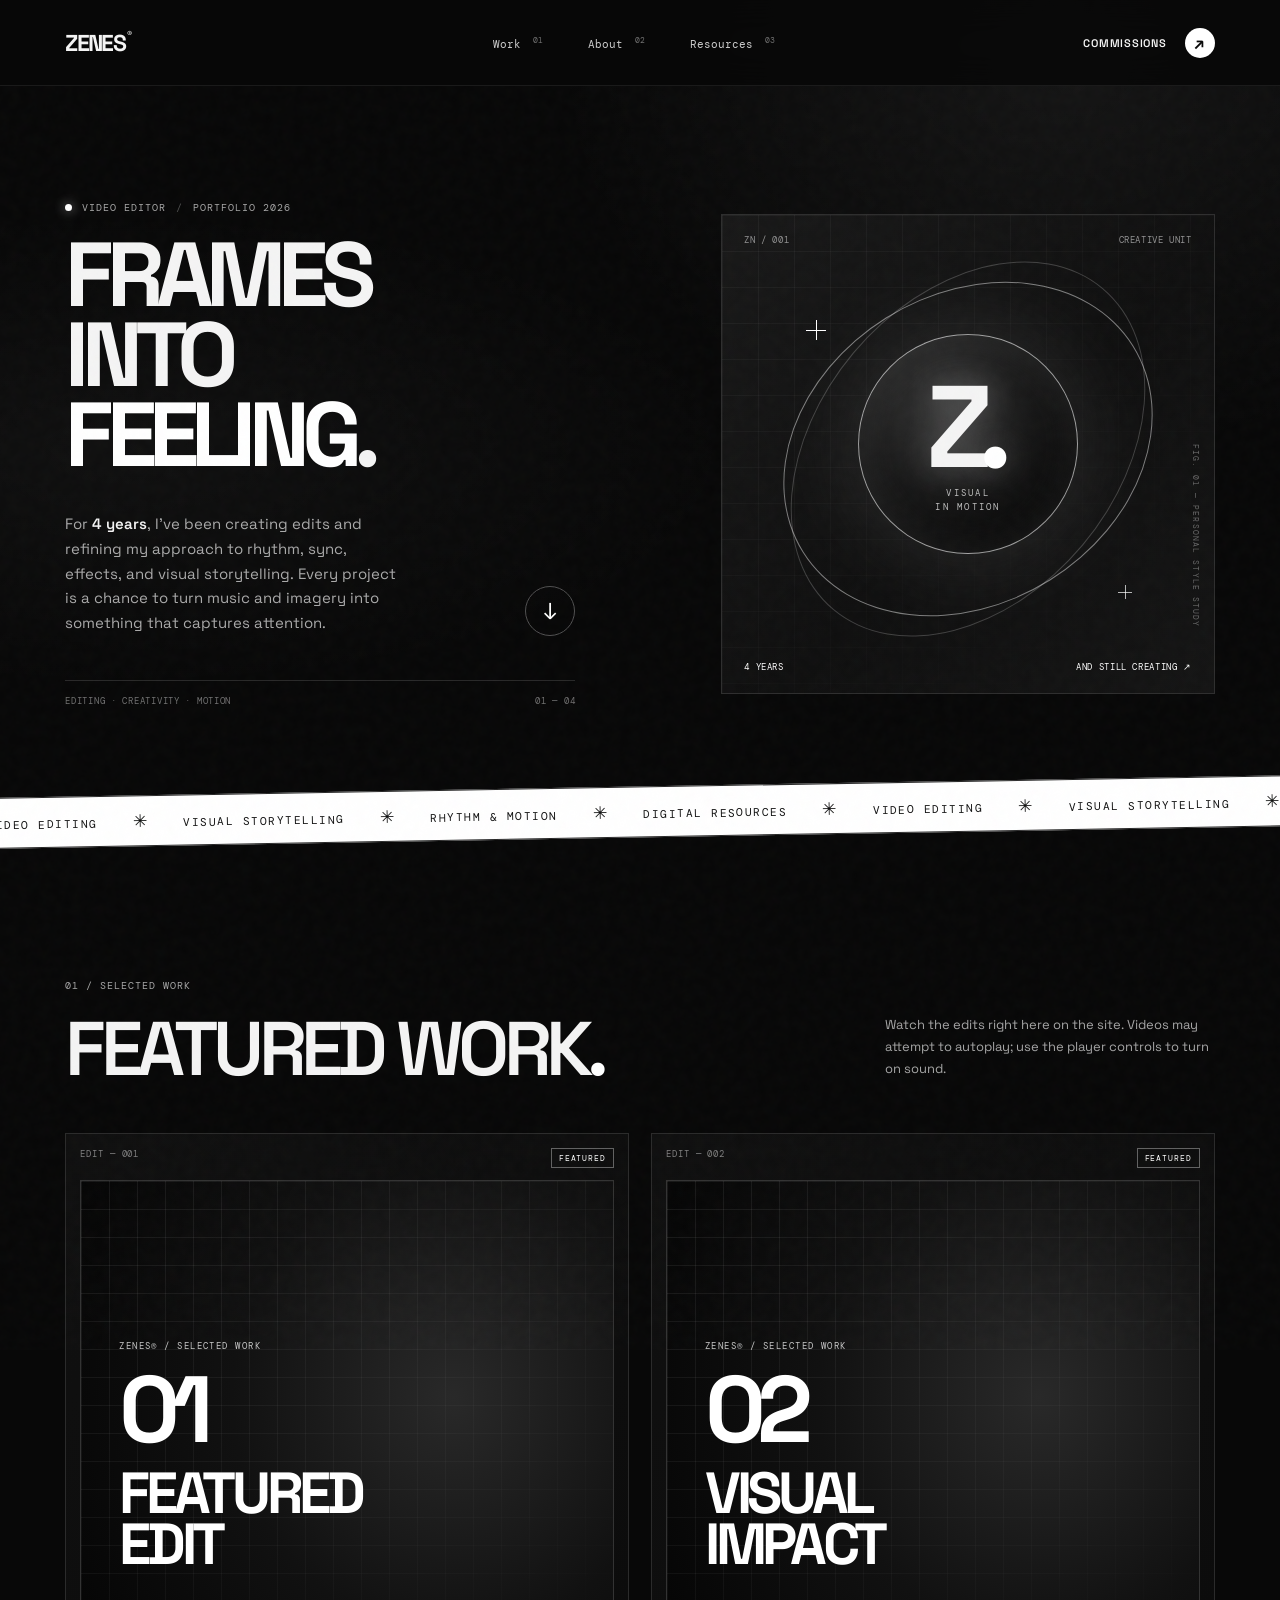
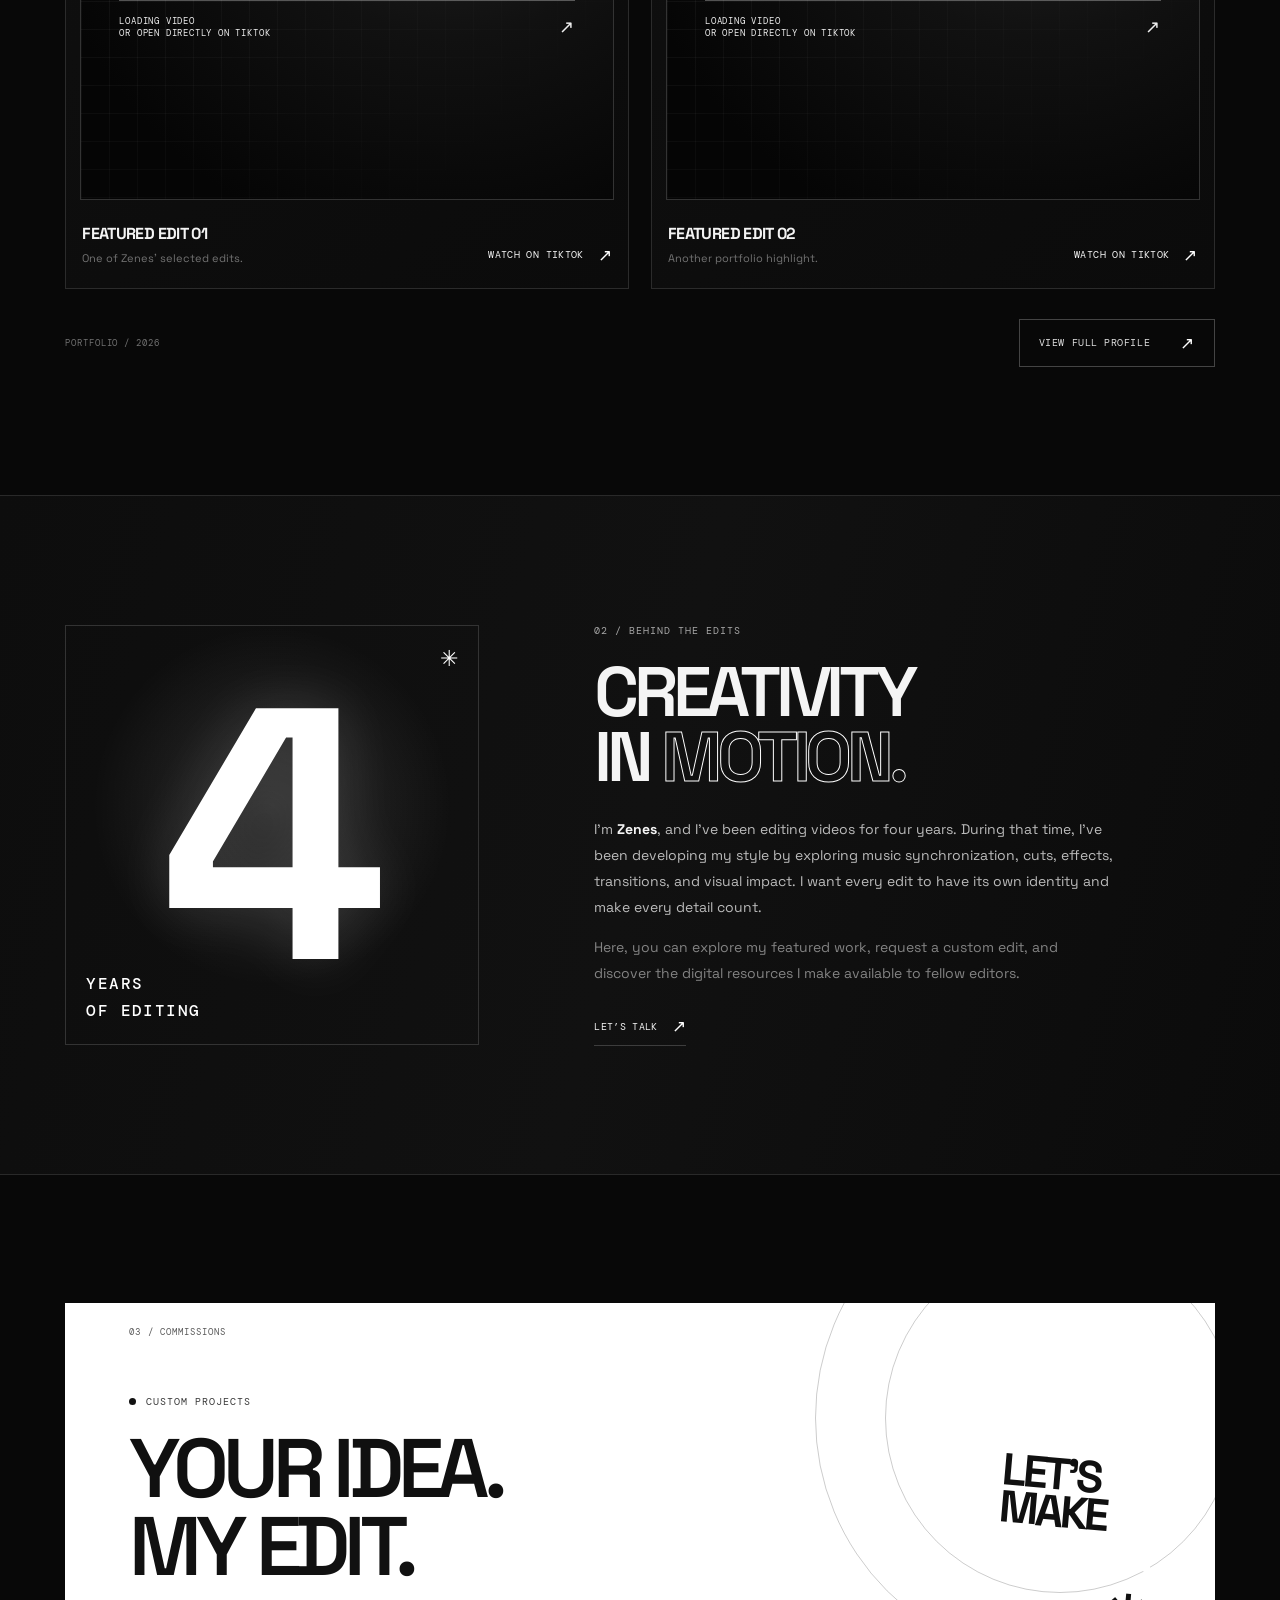
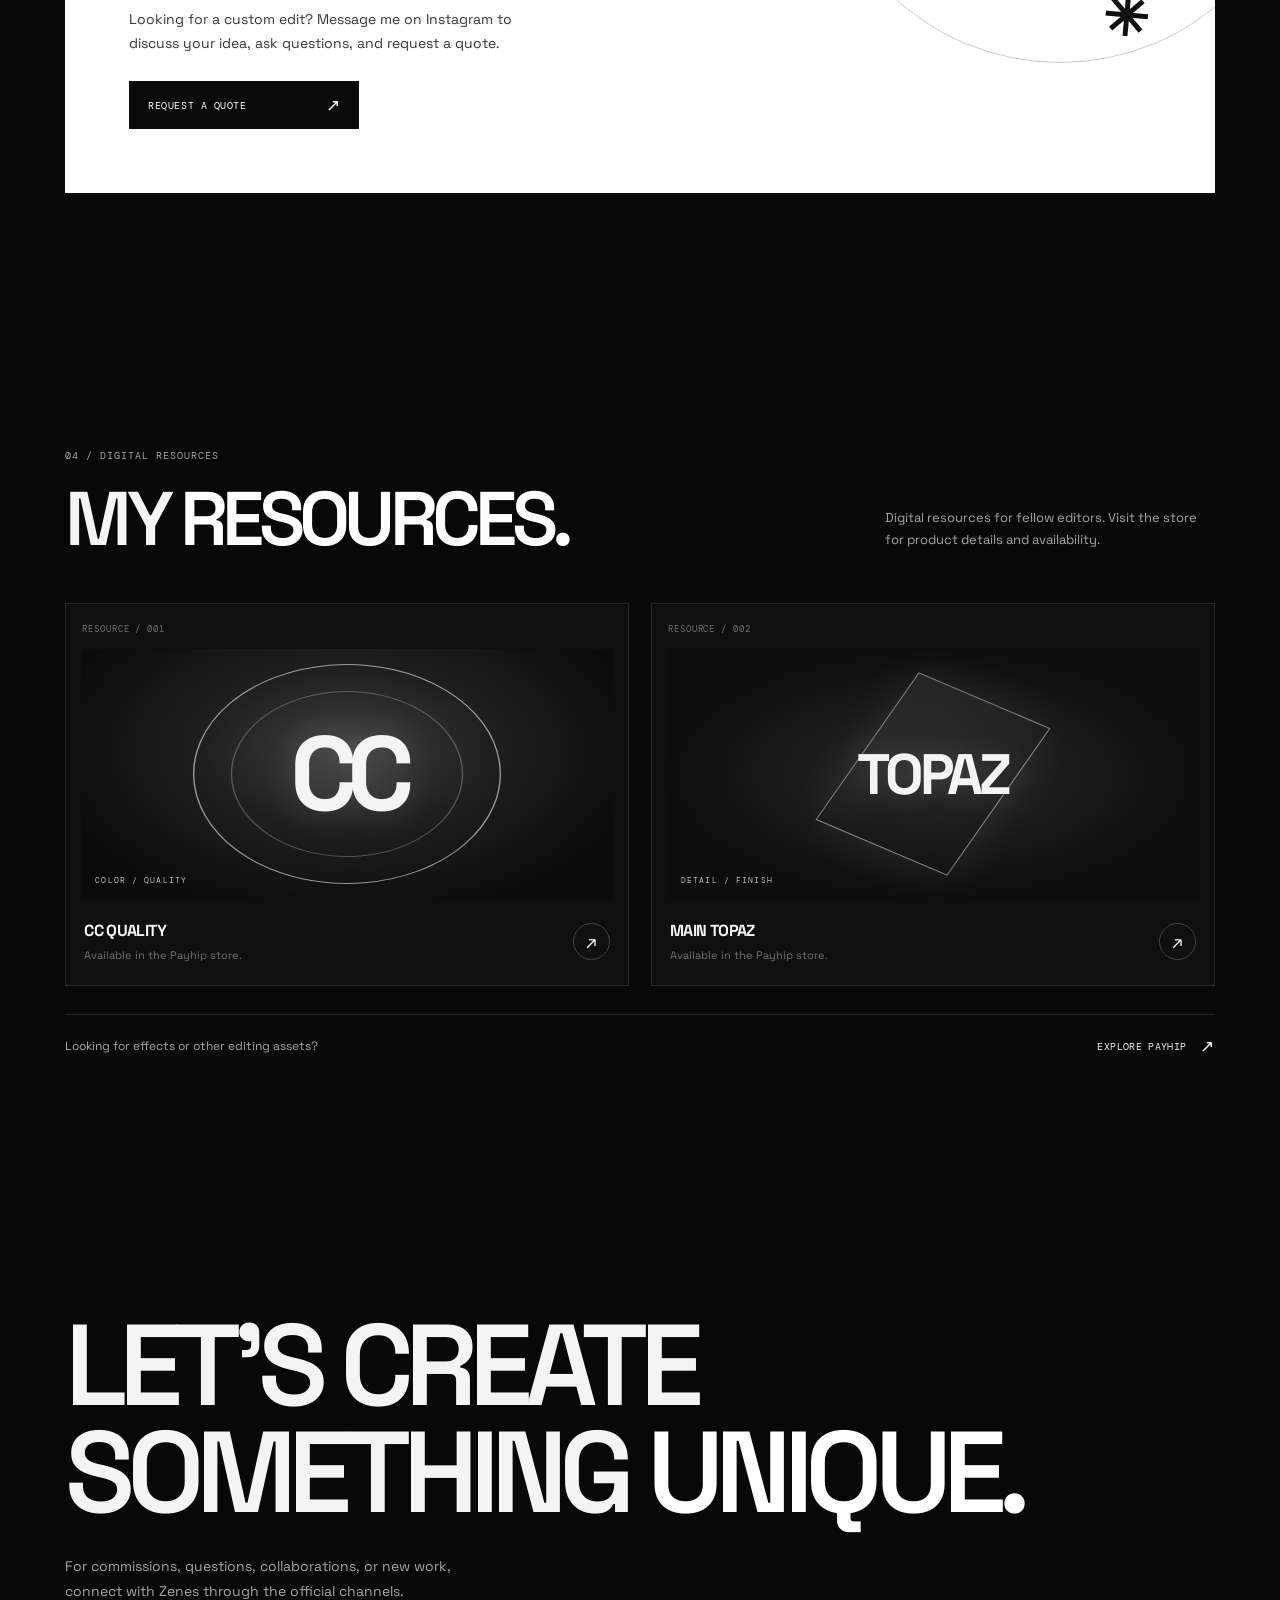
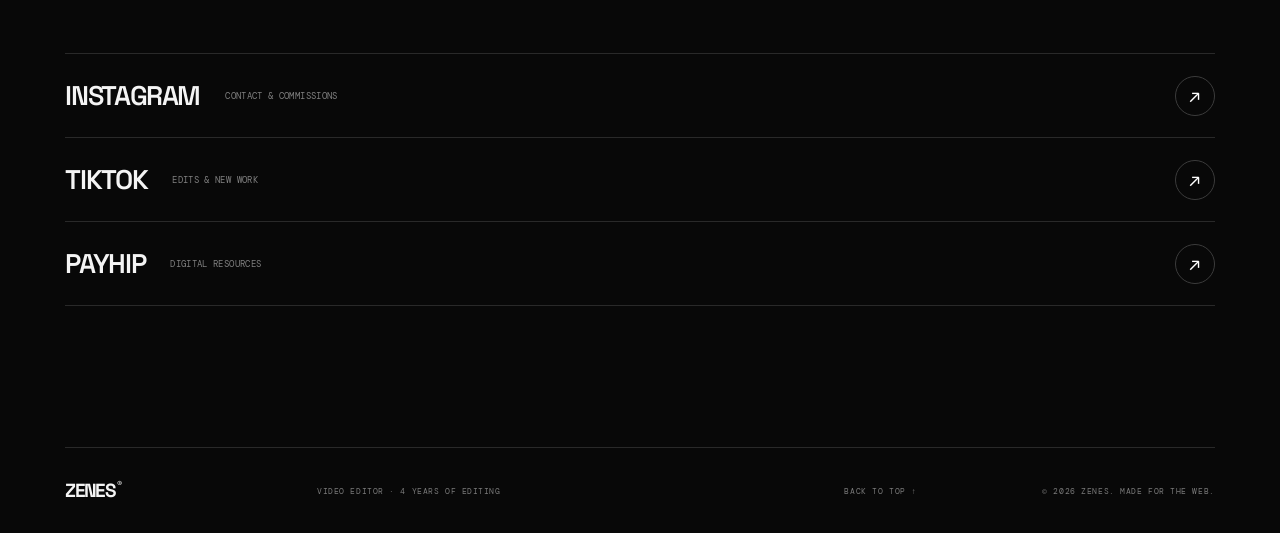
<file: index.html>
<!doctype html>
<html lang="en">
<head>
  <meta charset="utf-8">
  <meta name="viewport" content="width=device-width, initial-scale=1">
  <meta name="theme-color" content="#080808">
  <meta name="description" content="Zenes’ video editing portfolio. Explore featured edits, request a commission, and discover digital editing resources.">
  <meta property="og:title" content="ZENES® — Video Editor">
  <meta property="og:description" content="Four years of editing. A creative vision that keeps evolving. Explore Zenes’ edits and digital resources.">
  <meta property="og:type" content="website">
  <title>ZENES® — Video Editor & Visual Artist</title>
  <link rel="icon" type="image/svg+xml" href="assets/favicon.svg">
  <link rel="preconnect" href="https://fonts.googleapis.com">
  <link rel="preconnect" href="https://fonts.gstatic.com" crossorigin>
  <link href="https://fonts.googleapis.com/css2?family=DM+Mono:wght@400;500&family=Space+Grotesk:wght@400;500;600;700&display=swap" rel="stylesheet">
  <link rel="stylesheet" href="styles.css">
  <script src="script.js" defer></script>
</head>
<body>
  <div class="grain" aria-hidden="true"></div>
  <header class="site-header">
    <a class="wordmark" href="#top" aria-label="Zenes, home">ZENES<span>®</span></a>
    <nav class="desktop-nav" aria-label="Main navigation">
      <a href="#work">Work <sup>01</sup></a>
      <a href="#about">About <sup>02</sup></a>
      <a href="#resources">Resources <sup>03</sup></a>
    </nav>
    <a class="header-cta" href="https://www.instagram.com/zeneskky/" target="_blank" rel="noopener noreferrer">
      <span>Commissions</span><span class="arrow" aria-hidden="true">↗</span>
    </a>
  </header>

  <main id="top">
    <section class="hero section-shell" aria-labelledby="hero-title">
      <div class="hero-copy">
        <p class="eyebrow"><span class="live-dot"></span> VIDEO EDITOR <span class="eyebrow-divider">/</span> PORTFOLIO 2026</p>
        <h1 id="hero-title">FRAMES<br>INTO<br><span class="accent-word">FEELING<span class="period">.</span></span></h1>
        <div class="hero-bottom">
          <p class="hero-description">For <strong>4 years</strong>, I’ve been creating edits and refining my approach to rhythm, sync, effects, and visual storytelling. Every project is a chance to turn music and imagery into something that captures attention.</p>
          <a class="round-link" href="#work" aria-label="View featured work"><span>↓</span></a>
        </div>
        <div class="hero-meta"><span>EDITING · CREATIVITY · MOTION</span><span>01 — 04</span></div>
      </div>
      <div class="hero-art" aria-label="Abstract graphic composition for the Zenes brand">
        <div class="art-grid"></div>
        <div class="art-orbit orbit-one"></div><div class="art-orbit orbit-two"></div>
        <div class="art-cross cross-one"></div><div class="art-cross cross-two"></div>
        <div class="art-core"><span class="core-z">Z<span>.</span></span><span class="core-caption">VISUAL<br>IN MOTION</span></div>
        <div class="art-label label-top"><span>ZN / 001</span><span>CREATIVE UNIT</span></div>
        <div class="art-label label-bottom"><span>4 YEARS</span><span>AND STILL CREATING ↗</span></div>
        <div class="art-side-note">FIG. 01 — PERSONAL STYLE STUDY</div>
      </div>
    </section>

    <div class="ticker" aria-label="Areas of work">
      <div class="ticker-track" aria-hidden="true">
        <span>VIDEO EDITING <b>✳</b> VISUAL STORYTELLING <b>✳</b> RHYTHM & MOTION <b>✳</b> DIGITAL RESOURCES <b>✳</b> VIDEO EDITING <b>✳</b> VISUAL STORYTELLING <b>✳</b> RHYTHM & MOTION <b>✳</b> DIGITAL RESOURCES <b>✳</b></span>
      </div>
    </div>

    <section id="work" class="work-section section-shell section-pad" aria-labelledby="work-title">
      <div class="section-heading">
        <div><p class="eyebrow">01 / SELECTED WORK</p><h2 id="work-title">FEATURED WORK<span class="accent">.</span></h2></div>
        <p class="section-intro">Watch the edits right here on the site. Videos may attempt to autoplay; use the player controls to turn on sound.</p>
      </div>
      <div class="work-grid">
        <article class="work-card">
          <div class="work-card-top"><span>EDIT — 001</span><span class="work-tag">FEATURED</span></div>
          <div class="video-frame video-embed-wrap" data-video-frame>
            <iframe class="tiktok-player" title="Zenes — featured edit 01" src="https://www.tiktok.com/player/v1/7696040054887615764?autoplay=1&amp;loop=1&amp;controls=1&amp;progress_bar=1&amp;play_button=1&amp;volume_control=1&amp;fullscreen_button=1&amp;music_info=0&amp;description=0&amp;rel=0" allow="autoplay; encrypted-media; fullscreen; picture-in-picture; web-share" referrerpolicy="strict-origin-when-cross-origin" loading="lazy"></iframe>
            <a class="embed-placeholder" href="https://vt.tiktok.com/ZSghukXy1/" target="_blank" rel="noopener noreferrer" aria-label="Open edit 01 directly on TikTok if the player does not load">
              <span class="embed-kicker">ZENES® / SELECTED WORK</span>
              <span class="embed-number">01</span>
              <span class="embed-title">FEATURED<br>EDIT</span>
              <span class="embed-cta"><span>LOADING VIDEO<br>OR OPEN DIRECTLY ON TIKTOK</span><b>↗</b></span>
            </a>
          </div>
          <div class="work-card-bottom"><div><h3>FEATURED EDIT 01</h3><p>One of Zenes’ selected edits.</p></div><a class="text-link" href="https://vt.tiktok.com/ZSghukXy1/" target="_blank" rel="noopener noreferrer">WATCH ON TIKTOK <span>↗</span></a></div>
        </article>
        <article class="work-card">
          <div class="work-card-top"><span>EDIT — 002</span><span class="work-tag">FEATURED</span></div>
          <div class="video-frame video-embed-wrap" data-video-frame>
            <iframe class="tiktok-player" title="Zenes — featured edit 02" src="https://www.tiktok.com/player/v1/7695890179730459924?autoplay=1&amp;loop=1&amp;controls=1&amp;progress_bar=1&amp;play_button=1&amp;volume_control=1&amp;fullscreen_button=1&amp;music_info=0&amp;description=0&amp;rel=0" allow="autoplay; encrypted-media; fullscreen; picture-in-picture; web-share" referrerpolicy="strict-origin-when-cross-origin" loading="lazy"></iframe>
            <a class="embed-placeholder" href="https://vt.tiktok.com/ZSghu5Uq8/" target="_blank" rel="noopener noreferrer" aria-label="Open edit 02 directly on TikTok if the player does not load">
              <span class="embed-kicker">ZENES® / SELECTED WORK</span>
              <span class="embed-number">02</span>
              <span class="embed-title">VISUAL<br>IMPACT</span>
              <span class="embed-cta"><span>LOADING VIDEO<br>OR OPEN DIRECTLY ON TIKTOK</span><b>↗</b></span>
            </a>
          </div>
          <div class="work-card-bottom"><div><h3>FEATURED EDIT 02</h3><p>Another portfolio highlight.</p></div><a class="text-link" href="https://vt.tiktok.com/ZSghu5Uq8/" target="_blank" rel="noopener noreferrer">WATCH ON TIKTOK <span>↗</span></a></div>
        </article>
      </div>
      <div class="work-footer"><span class="tiny-index">PORTFOLIO / 2026</span><a class="button button-outline" href="https://www.tiktok.com/@zeneskky" target="_blank" rel="noopener noreferrer">VIEW FULL PROFILE <span>↗</span></a></div>
    </section>

    <section id="about" class="about-section section-pad" aria-labelledby="about-title">
      <div class="section-shell about-layout">
        <div class="about-number"><span class="number-four">4</span><span class="number-caption">YEARS<br>OF EDITING</span><span class="number-cross">✳</span></div>
        <div class="about-copy"><p class="eyebrow">02 / BEHIND THE EDITS</p><h2 id="about-title">CREATIVITY<br>IN <span class="outline-word">MOTION.</span></h2><p class="about-paragraph">I’m <strong>Zenes</strong>, and I’ve been editing videos for four years. During that time, I’ve been developing my style by exploring music synchronization, cuts, effects, transitions, and visual impact. I want every edit to have its own identity and make every detail count.</p><p class="about-paragraph muted-copy">Here, you can explore my featured work, request a custom edit, and discover the digital resources I make available to fellow editors.</p><a class="text-link large-link" href="https://www.instagram.com/zeneskky/" target="_blank" rel="noopener noreferrer">LET’S TALK <span>↗</span></a></div>
      </div>
    </section>

    <section class="commissions-section section-shell section-pad" aria-labelledby="commissions-title">
      <div class="commission-panel">
        <div class="panel-index">03 / COMMISSIONS</div>
        <div class="commission-content"><p class="eyebrow"><span class="live-dot"></span> CUSTOM PROJECTS</p><h2 id="commissions-title">YOUR IDEA.<br><span class="accent">MY EDIT.</span></h2><p>Looking for a custom edit? Message me on Instagram to discuss your idea, ask questions, and request a quote.</p><a class="button button-white" href="https://www.instagram.com/zeneskky/" target="_blank" rel="noopener noreferrer">REQUEST A QUOTE <span>↗</span></a></div>
        <div class="panel-stamp" aria-hidden="true"><span>LET'S</span><span>MAKE</span><span class="stamp-white">IT MOVE.</span><span class="stamp-star">✳</span></div>
        <span class="panel-deco deco-a" aria-hidden="true"></span><span class="panel-deco deco-b" aria-hidden="true"></span>
      </div>
    </section>

    <section id="resources" class="resources-section section-shell section-pad" aria-labelledby="resources-title">
      <div class="section-heading">
        <div><p class="eyebrow">04 / DIGITAL RESOURCES</p><h2 id="resources-title">MY <span class="accent">RESOURCES.</span></h2></div>
        <p class="section-intro">Digital resources for fellow editors. Visit the store for product details and availability.</p>
      </div>
      <div class="resource-grid">
        <a class="resource-card" href="https://payhip.com/zeneskky" target="_blank" rel="noopener noreferrer"><div class="resource-index">RESOURCE / 001</div><div class="resource-art art-quality"><span class="resource-symbol">CC</span><span class="resource-art-note">COLOR / QUALITY</span><div class="resource-ring"></div></div><div class="resource-info"><div><h3>CC QUALITY</h3><p>Available in the Payhip store.</p></div><span class="resource-arrow">↗</span></div></a>
        <a class="resource-card" href="https://payhip.com/zeneskky" target="_blank" rel="noopener noreferrer"><div class="resource-index">RESOURCE / 002</div><div class="resource-art art-topaz"><span class="resource-symbol">TOPAZ</span><span class="resource-art-note">DETAIL / FINISH</span><div class="topaz-shape"></div></div><div class="resource-info"><div><h3>MAIN TOPAZ</h3><p>Available in the Payhip store.</p></div><span class="resource-arrow">↗</span></div></a>
      </div>
      <div class="resources-bottom"><p>Looking for effects or other editing assets?</p><a class="text-link" href="https://payhip.com/zeneskky" target="_blank" rel="noopener noreferrer">EXPLORE PAYHIP <span>↗</span></a></div>
    </section>

    <section id="contact" class="contact-section section-shell section-pad" aria-labelledby="contact-title">
      <h2 id="contact-title">LET’S CREATE<br>SOMETHING <span class="accent">UNIQUE.</span></h2>
      <p class="contact-intro">For commissions, questions, collaborations, or new work, connect with Zenes through the official channels.</p>
      <div class="contact-links">
        <a href="https://www.instagram.com/zeneskky/" target="_blank" rel="noopener noreferrer"><span>INSTAGRAM <small>CONTACT & COMMISSIONS</small></span><b>↗</b></a>
        <a href="https://www.tiktok.com/@zeneskky" target="_blank" rel="noopener noreferrer"><span>TIKTOK <small>EDITS & NEW WORK</small></span><b>↗</b></a>
        <a href="https://payhip.com/zeneskky" target="_blank" rel="noopener noreferrer"><span>PAYHIP <small>DIGITAL RESOURCES</small></span><b>↗</b></a>
      </div>
    </section>
  </main>

  <footer class="site-footer section-shell"><a class="wordmark footer-mark" href="#top">ZENES<span>®</span></a><span>VIDEO EDITOR · 4 YEARS OF EDITING</span><a href="#top" class="back-top">BACK TO TOP ↑</a><span class="copyright">© <span id="year">2026</span> ZENES. MADE FOR THE WEB.</span></footer>
</body>
</html>
</file>
<file: styles.css>
:root{--bg:#080808;--panel:#111111;--panel-2:#171717;--text:#f4f4f4;--muted:#a6a6a6;--muted-2:#737373;--line:#292929;--accent:#ffffff;--accent-dark:#dddddd;--font-display:'Space Grotesk',Arial,sans-serif;--font-mono:'DM Mono',monospace;--shell:1240px;--pad:clamp(22px,5.1vw,78px)}
*{box-sizing:border-box}html{scroll-behavior:smooth;scroll-padding-top:90px}body{margin:0;background:var(--bg);color:var(--text);font-family:var(--font-display),sans-serif;overflow-x:hidden}body:before{content:"";position:fixed;inset:0;z-index:-2;pointer-events:none;background:radial-gradient(ellipse at 83% 7%,rgba(255,255,255,.055),transparent 34%),radial-gradient(ellipse at 10% 50%,rgba(255,255,255,.035),transparent 38%),#080808}.grain{position:fixed;inset:-50%;z-index:10;opacity:.045;pointer-events:none;background-image:url("data:image/svg+xml,%3Csvg viewBox='0 0 180 180' xmlns='http://www.w3.org/2000/svg'%3E%3Cfilter id='n'%3E%3CfeTurbulence type='fractalNoise' baseFrequency='.95' numOctaves='3' stitchTiles='stitch'/%3E%3C/filter%3E%3Crect width='100%25' height='100%25' filter='url(%23n)' opacity='.55'/%3E%3C/svg%3E");transform:translateZ(0)}a{color:inherit;text-decoration:none}button,a{-webkit-tap-highlight-color:transparent}a:focus-visible{outline:2px solid var(--accent);outline-offset:5px}::selection{color:#080808;background:var(--accent)}.section-shell{width:min(100% - var(--pad)*2,var(--shell));margin-inline:auto}.section-pad{padding-top:clamp(84px,10vw,150px);padding-bottom:clamp(84px,10vw,150px)}.site-header{height:86px;padding:0 var(--pad);display:flex;align-items:center;justify-content:space-between;border-bottom:1px solid rgba(255,255,255,.075);position:relative;z-index:20;background:rgba(8,8,8,.85);backdrop-filter:blur(16px)}.wordmark{font-size:23px;font-weight:700;letter-spacing:-1.6px}.wordmark span{color:var(--accent);font-size:10px;vertical-align:top;letter-spacing:0;margin-left:2px}.desktop-nav{display:flex;align-items:center;gap:clamp(22px,3.5vw,48px);margin-left:70px}.desktop-nav a{font:11px var(--font-mono);color:#cdcdcd;transition:color .2s}.desktop-nav a:hover,.text-link:hover,.back-top:hover{color:var(--accent)}.desktop-nav sup{font-size:8px;color:var(--muted-2);margin-left:5px}.header-cta{display:flex;align-items:center;gap:18px;padding:12px 0 12px 18px;font-size:11px;font-weight:600;text-transform:uppercase;letter-spacing:.07em}.arrow{display:grid;place-items:center;width:30px;height:30px;color:#090909;background:var(--accent);border-radius:50%;font-size:17px;transition:transform .2s}.header-cta:hover .arrow{transform:rotate(45deg)}.hero{min-height:650px;padding-top:clamp(72px,9vw,126px);padding-bottom:80px;display:grid;grid-template-columns:1.08fr .92fr;align-items:center;gap:clamp(32px,6vw,86px)}.eyebrow{font:10px var(--font-mono);letter-spacing:.1em;color:var(--muted);margin:0 0 22px;display:flex;align-items:center;gap:10px}.live-dot{width:7px;height:7px;border-radius:50%;display:inline-block;background:var(--accent);box-shadow:0 0 12px rgba(255,255,255,.65)}.eyebrow-divider{color:#505050}.hero h1{font-size:clamp(48px,7.1vw,100px);line-height:.88;letter-spacing:-.085em;font-weight:700;margin:0;position:relative;z-index:2}.accent-word{color:var(--accent);white-space:nowrap}.period{color:var(--text)}.hero-bottom{display:flex;align-items:end;justify-content:space-between;gap:24px;margin-top:36px;max-width:510px}.hero-description{max-width:340px;color:#aaaaaa;font-size:15px;line-height:1.65;margin:0}.hero-description strong{color:var(--text);font-weight:600}.round-link{flex:0 0 50px;width:50px;height:50px;border:1px solid #515151;border-radius:50%;display:grid;place-items:center;font-size:23px;color:var(--accent);transition:background .2s,color .2s,transform .2s}.round-link:hover{background:var(--accent);color:#080808;transform:translateY(3px)}.hero-meta{display:flex;justify-content:space-between;max-width:510px;border-top:1px solid var(--line);padding-top:14px;margin-top:44px;color:#717171;font:9px var(--font-mono);letter-spacing:.08em}.hero-art{height:480px;min-width:0;position:relative;overflow:hidden;border:1px solid #2e2e2e;background:linear-gradient(135deg,#191919 0%,#101010 55%,#151515 100%);isolation:isolate}.art-grid{position:absolute;inset:0;background-image:linear-gradient(rgba(255,255,255,.08) 1px,transparent 1px),linear-gradient(90deg,rgba(255,255,255,.08) 1px,transparent 1px);background-size:36px 36px;mask-image:linear-gradient(135deg,black,transparent 85%);opacity:.6}.art-orbit{position:absolute;border:1px solid rgba(255,255,255,.45);border-radius:50%;left:50%;top:49%;transform:translate(-50%,-50%) rotate(-32deg)}.orbit-one{width:390px;height:310px}.orbit-two{width:300px;height:420px;transform:translate(-50%,-50%) rotate(40deg);border-color:rgba(255,255,255,.2)}.art-core{position:absolute;left:50%;top:48%;transform:translate(-50%,-50%);height:220px;width:220px;background:radial-gradient(circle at 38% 32%,#343434,#171717 46%,#080808 75%);border:1px solid rgba(255,255,255,.6);box-shadow:0 0 95px rgba(255,255,255,.12),inset 0 0 40px rgba(255,255,255,.1);border-radius:50%;display:flex;align-items:center;justify-content:center;flex-direction:column}.core-z{font-size:116px;line-height:.9;font-weight:700;letter-spacing:-.13em;margin-right:13px;text-shadow:0 0 35px rgba(255,255,255,.28)}.core-z span{color:var(--accent)}.core-caption{font:9px var(--font-mono);letter-spacing:.25em;text-align:center;color:#bfbfbf;line-height:1.5;margin-top:8px}.art-label{position:absolute;left:22px;right:22px;display:flex;justify-content:space-between;color:#929292;font:9px var(--font-mono);letter-spacing:.07em}.label-top{top:19px}.label-bottom{bottom:20px;color:var(--accent)}.art-side-note{position:absolute;right:13px;top:48%;writing-mode:vertical-rl;color:#666666;font:8px var(--font-mono);letter-spacing:.14em}.art-cross{position:absolute;width:20px;height:20px}.art-cross:before,.art-cross:after{content:"";position:absolute;background:var(--accent)}.art-cross:before{width:20px;height:1px;top:10px}.art-cross:after{height:20px;width:1px;left:10px}.cross-one{top:22%;left:17%}.cross-two{bottom:19%;right:16%;transform:scale(.7)}.ticker{overflow:hidden;border-block:1px solid var(--line);background:var(--accent);color:#111111;transform:rotate(-1deg) scale(1.02);margin:0 0 14px;padding:13px 0}.ticker-track{width:max-content;animation:marquee 32s linear infinite}.ticker-track span{font:11px var(--font-mono);letter-spacing:.12em;white-space:nowrap}.ticker b{font-size:17px;margin:0 26px;font-weight:400}@keyframes marquee{to{transform:translateX(-50%)}}.section-heading{display:flex;align-items:end;justify-content:space-between;gap:40px;margin-bottom:48px}.section-heading h2,.about-copy h2,.commission-content h2,.contact-section h2{font-size:clamp(40px,6vw,76px);line-height:.93;letter-spacing:-.075em;margin:0;font-weight:600}.accent{color:var(--accent)}.section-intro{max-width:330px;color:var(--muted);font-size:13px;line-height:1.7;margin:0 0 4px}.work-grid{display:grid;grid-template-columns:repeat(2,minmax(0,1fr));gap:22px}.work-card{padding:14px;border:1px solid #2b2b2b;background:linear-gradient(135deg,#101010,#0b0b0b);min-width:0}.work-card-top{height:32px;display:flex;justify-content:space-between;align-items:start;color:#818181;font:9px var(--font-mono);letter-spacing:.1em}.work-tag{color:var(--accent);border:1px solid rgba(255,255,255,.35);padding:4px 7px;font-size:8px}.video-frame{width:100%;aspect-ratio:9/12;max-height:620px;background:radial-gradient(ellipse at center,#1b1b1b,#070707 72%);position:relative;overflow:hidden;display:flex;justify-content:center;border:1px solid #252525}.video-frame{display:block;color:inherit;text-decoration:none;isolation:isolate;outline-offset:4px}
/* TikTok embeds: inline playback, with a black-and-white fallback if the player is blocked. */
.video-embed-wrap{position:relative;display:block;aspect-ratio:9/12;max-height:620px;overflow:hidden;border:1px solid #333333;background:#000000;isolation:isolate}
.video-embed-wrap iframe{position:absolute;inset:0;width:100%;height:100%;display:block;border:0;background:#000000}
.embed-placeholder{position:absolute;inset:0;z-index:2;display:flex;flex-direction:column;justify-content:center;align-items:flex-start;gap:16px;padding:clamp(22px,4vw,38px);overflow:hidden;color:#ffffff;background:radial-gradient(ellipse at 70% 35%,#292929 0,#111111 42%,#050505 82%);transition:opacity .35s ease,visibility .35s ease}
.embed-placeholder:before{content:"";position:absolute;inset:0;background-image:linear-gradient(rgba(255,255,255,.075) 1px,transparent 1px),linear-gradient(90deg,rgba(255,255,255,.075) 1px,transparent 1px);background-size:28px 28px;mask-image:linear-gradient(135deg,#000,transparent 90%);pointer-events:none}
.embed-placeholder>*{position:relative;z-index:1}
.embed-kicker{font:9px var(--font-mono);letter-spacing:.16em;color:#c8c8c8}
.embed-number{font:clamp(54px,8vw,94px) var(--font-display);font-weight:700;letter-spacing:-.1em;line-height:.9;color:#ffffff}
.embed-title{font-size:clamp(30px,5vw,58px);line-height:.88;letter-spacing:-.075em;font-weight:700}
.embed-cta{display:flex;align-items:center;gap:14px;margin-top:14px;padding-top:14px;border-top:1px solid rgba(255,255,255,.3);width:100%;font:9px var(--font-mono);letter-spacing:.09em;color:#eeeeee}
.embed-cta b{font-size:18px;font-weight:400;margin-left:auto}
.video-embed-wrap.is-ready .embed-placeholder{opacity:0;visibility:hidden;pointer-events:none}
.video-embed-wrap:focus-within{outline:2px solid #ffffff;outline-offset:4px}
@media(max-width:650px){.embed-placeholder{padding:24px}.embed-number{font-size:70px}.embed-title{font-size:clamp(32px,10vw,48px)}}
.video-preview{background:radial-gradient(ellipse at 52% 47%,#333333 0,#161616 31%,#080808 76%);transition:border-color .25s,filter .25s}.video-preview:hover{border-color:rgba(255,255,255,.75);filter:brightness(1.12)}.preview-grid{position:absolute;inset:0;background-image:linear-gradient(rgba(255,255,255,.10) 1px,transparent 1px),linear-gradient(90deg,rgba(255,255,255,.10) 1px,transparent 1px);background-size:27px 27px;mask-image:linear-gradient(180deg,black,transparent 92%);opacity:.6}.preview-orbit{position:absolute;width:74%;aspect-ratio:1/1;border:1px solid rgba(255,255,255,.42);border-radius:50%;left:50%;top:50%;transform:translate(-50%,-50%) rotate(-25deg) scaleX(.72);box-shadow:0 0 80px rgba(255,255,255,.08),inset 0 0 65px rgba(255,255,255,.04)}.preview-orbit:before,.preview-orbit:after{content:"";position:absolute;inset:11%;border:1px solid rgba(255,255,255,.22);border-radius:50%;transform:rotate(46deg) scaleX(1.28)}.preview-orbit:after{inset:-12%;transform:rotate(-55deg) scaleX(.65);border-color:rgba(255,255,255,.14)}.preview-top,.preview-bottom{position:absolute;left:17px;right:17px;display:flex;justify-content:space-between;gap:10px;color:#bdbdbd;font:8px var(--font-mono);letter-spacing:.12em}.preview-top{top:16px}.preview-bottom{bottom:16px;color:var(--accent);padding-top:13px;border-top:1px solid rgba(255,255,255,.28)}.preview-center{position:absolute;left:10%;top:50%;transform:translateY(-50%);display:flex;flex-direction:column;align-items:flex-start;max-width:82%;text-shadow:0 3px 22px rgba(0,0,0,.45)}.preview-index{font:10px var(--font-mono);letter-spacing:.14em;color:var(--accent);margin-bottom:9px}.preview-title{font-size:clamp(42px,6.1vw,80px);font-weight:700;line-height:.79;letter-spacing:-.09em;color:#f4f4f4}.preview-title b{color:var(--accent);font-weight:700}.preview-rule{width:70px;height:2px;background:var(--accent);margin:20px 0 12px}.preview-caption{font:8px var(--font-mono);letter-spacing:.1em;color:#c5c5c5}.preview-play{position:absolute;right:18px;top:50%;transform:translateY(-50%);display:grid;place-items:center;width:43px;height:43px;border:1px solid rgba(255,255,255,.7);border-radius:50%;background:rgba(0,0,0,.5);color:var(--accent);font-size:22px;transition:background .2s,color .2s,transform .2s}.video-preview:hover .preview-play{background:var(--accent);color:#090909;transform:translateY(-50%) rotate(45deg)}.preview-two{background:radial-gradient(ellipse at 50% 48%,#3a3a3a 0,#151515 38%,#080808 80%)}.preview-two .preview-orbit{width:90%;transform:translate(-50%,-50%) rotate(18deg) scaleX(.48)}.preview-two .preview-center{left:auto;right:9%;align-items:flex-end;text-align:right}.preview-two .preview-title{font-size:clamp(39px,5.7vw,75px)}.preview-two .preview-rule{align-self:flex-end}.preview-two .preview-play{right:auto;left:18px}.video-preview:focus-visible{outline:2px solid var(--accent);outline-offset:4px}.work-card-bottom{display:flex;align-items:end;justify-content:space-between;gap:18px;padding:23px 2px 8px}.work-card-bottom h3,.resource-info h3{font-size:16px;letter-spacing:-.04em;margin:0 0 7px}.work-card-bottom p,.resource-info p{margin:0;color:var(--muted-2);font-size:11px;line-height:1.4}.text-link{font:10px var(--font-mono);letter-spacing:.035em;display:inline-flex;align-items:center;gap:14px;color:var(--text);white-space:nowrap;transition:color .2s}.text-link span{color:var(--accent);font-size:17px}.work-footer{display:flex;justify-content:space-between;align-items:center;margin-top:30px}.tiny-index{font:9px var(--font-mono);color:#717171;letter-spacing:.1em}.button{display:inline-flex;align-items:center;justify-content:space-between;gap:30px;min-height:48px;padding:0 19px;font:10px var(--font-mono);letter-spacing:.055em;transition:background .2s,color .2s,border-color .2s}.button span{font-size:17px}.button-outline{border:1px solid #444444;color:#dedede}.button-outline span{color:var(--accent)}.button-outline:hover{border-color:var(--accent);color:var(--accent)}.about-section{border-block:1px solid var(--line);background:linear-gradient(105deg,#0d0d0d,#111111 50%,#0b0b0b)}.about-layout{display:grid;grid-template-columns:.8fr 1.2fr;align-items:center;gap:clamp(40px,9vw,130px)}.about-number{height:420px;position:relative;display:flex;align-items:center;justify-content:center;border:1px solid #333333;background:radial-gradient(circle at 50% 43%,rgba(255,255,255,.13),transparent 57%)}.number-four{font-size:clamp(220px,28vw,360px);line-height:.7;font-weight:700;letter-spacing:-.13em;color:var(--accent);padding-right:.12em;text-shadow:0 0 60px rgba(255,255,255,.13)}.number-caption{position:absolute;left:20px;bottom:20px;color:#ffffff;font:500 clamp(12px,1.25vw,16px) var(--font-mono);line-height:1.7;letter-spacing:.09em}.number-cross{position:absolute;top:18px;right:20px;color:var(--accent);font-size:22px}.about-copy h2{font-size:clamp(42px,5.5vw,70px)}.outline-word{color:transparent;-webkit-text-stroke:1px var(--accent)}.about-paragraph{max-width:520px;color:#bbbbbb;font-size:14px;line-height:1.85;margin:28px 0 0}.about-paragraph strong{color:var(--text)}.muted-copy{margin-top:14px;color:#838383}.large-link{margin-top:29px;padding-bottom:8px;border-bottom:1px solid #3d3d3d}.commission-panel{background:var(--accent);color:#101010;min-height:440px;position:relative;overflow:hidden;padding:clamp(30px,5vw,66px);display:grid;grid-template-columns:1fr auto;gap:20px;isolation:isolate}.panel-index{position:absolute;top:23px;left:clamp(30px,5vw,66px);font:9px var(--font-mono);letter-spacing:.12em;color:rgba(0,0,0,.65)}.commission-content{position:relative;z-index:1;align-self:center;max-width:650px;padding-top:28px}.commission-content .eyebrow{color:#3a3a3a}.commission-content .live-dot{background:#111111;box-shadow:none}.commission-content h2{font-size:clamp(45px,6.5vw,83px)}.commission-content .accent{color:#111111}.commission-content p:not(.eyebrow){max-width:410px;font-size:14px;line-height:1.7;color:#363636;margin:23px 0 26px}.button-white{background:#0b0b0b;color:var(--accent);min-width:230px}.button-white span{color:var(--accent)}.button-white:hover{background:#282828}.panel-stamp{align-self:center;justify-self:end;display:flex;flex-direction:column;font-size:clamp(25px,3.5vw,45px);font-weight:700;line-height:.83;letter-spacing:-.08em;transform:rotate(5deg);position:relative;z-index:1}.stamp-white{color:#ffffff}.stamp-star{font-size:55px;line-height:1;margin-top:16px;align-self:end}.panel-deco{position:absolute;border:1px solid rgba(0,0,0,.2);border-radius:50%;z-index:-1}.deco-a{width:490px;height:490px;right:-90px;top:-130px}.deco-b{width:350px;height:350px;right:-20px;top:-60px}.resource-grid{display:grid;grid-template-columns:repeat(2,minmax(0,1fr));gap:22px}.resource-card{display:block;border:1px solid var(--line);background:#0f0f0f;padding:15px;transition:border-color .25s,transform .25s}.resource-card:hover{border-color:rgba(255,255,255,.65);transform:translateY(-4px)}.resource-index{font:9px var(--font-mono);letter-spacing:.1em;color:#737373;padding:4px 1px 14px}.resource-art{height:250px;position:relative;overflow:hidden;display:flex;align-items:center;justify-content:center;background:#151515}.art-quality{background:radial-gradient(ellipse at 50% 40%,#404040 0,#1f1f1f 38%,#0b0b0b 80%)}.resource-symbol{font-size:clamp(58px,9vw,105px);font-weight:700;letter-spacing:-.1em;color:#f4f4f4;text-shadow:0 0 35px rgba(255,255,255,.16);position:relative;z-index:1}.resource-ring{position:absolute;border:1px solid rgba(255,255,255,.55);width:220px;height:220px;border-radius:50%;transform:scaleX(1.4) rotate(-28deg)}.resource-ring:after{content:"";position:absolute;inset:26px;border:1px solid rgba(255,255,255,.25);border-radius:50%}.resource-art-note{position:absolute;bottom:14px;left:14px;color:#bcbcbc;font:8px var(--font-mono);letter-spacing:.14em}.art-topaz{background:radial-gradient(ellipse at 50% 50%,#282828,#0d0d0d 72%)}.resource-symbol{z-index:2}.art-topaz .resource-symbol{font-size:clamp(34px,5vw,57px);letter-spacing:-.07em}.topaz-shape{position:absolute;width:140px;height:180px;border:1px solid rgba(255,255,255,.45);transform:rotate(35deg) skewY(-12deg);background:linear-gradient(135deg,rgba(255,255,255,.08),transparent 65%);box-shadow:0 0 50px rgba(255,255,255,.08)}.resource-info{display:flex;justify-content:space-between;align-items:center;padding:21px 3px 7px}.resource-arrow{display:grid;place-items:center;width:37px;height:37px;border:1px solid #454545;border-radius:50%;color:var(--accent);font-size:18px;transition:background .2s,color .2s}.resource-card:hover .resource-arrow{background:var(--accent);color:#0a0a0a}.resources-bottom{display:flex;justify-content:space-between;gap:25px;align-items:center;margin-top:28px;padding-top:20px;border-top:1px solid var(--line)}.resources-bottom p{color:var(--muted);font-size:12px;margin:0}.contact-section{padding-bottom:clamp(90px,11vw,160px)}.contact-section h2{font-size:clamp(54px,9vw,115px);margin-bottom:27px}.contact-intro{max-width:430px;color:var(--muted);font-size:14px;line-height:1.75;margin:0 0 50px}.contact-links{border-top:1px solid var(--line)}.contact-links a{min-height:84px;border-bottom:1px solid var(--line);display:flex;align-items:center;justify-content:space-between;gap:20px;transition:padding .2s,color .2s}.contact-links a:hover{padding-inline:12px;color:var(--accent)}.contact-links a>span{font-size:clamp(18px,2.4vw,27px);font-weight:600;letter-spacing:-.05em;display:flex;align-items:center;gap:25px}.contact-links small{font:9px var(--font-mono);letter-spacing:.04em;color:#808080}.contact-links b{width:40px;height:40px;display:grid;place-items:center;border:1px solid #3c3c3c;border-radius:50%;font-weight:400;color:var(--accent);font-size:19px}.site-footer{min-height:86px;border-top:1px solid var(--line);display:grid;grid-template-columns:1fr 1.5fr 1fr 1.2fr;align-items:center;gap:20px}.footer-mark{font-size:19px}.site-footer>span,.back-top{font:8px var(--font-mono);letter-spacing:.07em;color:#7a7a7a}.back-top{text-align:right}.copyright{text-align:right}.site-footer .back-top:hover{color:var(--accent)}
@media(min-width:1440px){.hero{min-height:750px}.hero-art{height:530px}.video-frame{aspect-ratio:9/11}}@media(max-width:900px){.hero{grid-template-columns:1fr .83fr;gap:30px;min-height:570px;padding-top:76px}.hero h1{font-size:clamp(47px,7.4vw,72px)}.hero-art{height:390px}.art-core{height:175px;width:175px}.core-z{font-size:94px}.orbit-one{width:300px;height:245px}.orbit-two{width:240px;height:340px}.hero-description{font-size:13px}.about-layout{gap:42px}.about-number{height:360px}.number-four{font-size:260px}.section-intro{max-width:280px}.panel-stamp{font-size:32px}.site-footer{grid-template-columns:1fr 1.5fr 1fr}.copyright{grid-column:3;grid-row:2;padding-bottom:18px}.site-footer{padding-top:19px;padding-bottom:19px}.site-footer>.back-top{grid-column:3;grid-row:1}}@media(max-width:650px){:root{--pad:22px}.site-header{height:72px}.wordmark{font-size:21px}.desktop-nav{display:none}.header-cta{font-size:10px;gap:10px;padding-left:0}.header-cta .arrow{width:28px;height:28px}.hero{display:flex;flex-direction:column;align-items:stretch;gap:38px;padding-top:64px;padding-bottom:60px;min-height:0}.hero h1{font-size:clamp(51px,13.6vw,84px)}.hero-bottom{margin-top:28px}.hero-description{font-size:15px;max-width:320px}.hero-meta{margin-top:33px;font-size:7px}.hero-art{height:360px}.art-core{width:178px;height:178px}.art-label{left:15px;right:15px;font-size:8px}.ticker{padding:11px 0}.ticker-track span{font-size:10px}.ticker b{margin:0 17px}.section-pad{padding-top:80px;padding-bottom:80px}.section-heading{align-items:start;flex-direction:column;gap:20px;margin-bottom:30px}.section-heading h2,.about-copy h2{font-size:clamp(42px,11vw,60px)}.section-intro{max-width:100%;font-size:12px}.work-grid{grid-template-columns:1fr;gap:18px}.work-card{padding:11px}.video-frame{aspect-ratio:9/12;max-height:600px}.work-card-bottom{padding-top:19px;align-items:start;flex-direction:column;gap:16px}.work-footer{align-items:start;flex-direction:column;gap:18px}.about-layout{grid-template-columns:1fr;gap:38px}.about-number{height:310px}.number-four{font-size:250px}.about-paragraph{font-size:13px}.commission-panel{min-height:500px;grid-template-columns:1fr;padding:40px 25px 28px}.panel-index{left:25px}.commission-content{padding-top:28px;align-self:start}.commission-content h2{font-size:clamp(43px,11vw,66px)}.commission-content p:not(.eyebrow){font-size:13px}.panel-stamp{position:absolute;right:24px;bottom:25px;font-size:25px;opacity:.85}.stamp-star{font-size:34px}.deco-a{width:360px;height:360px;right:-180px;top:140px}.deco-b{width:260px;height:260px;right:-130px;top:180px}.resource-grid{grid-template-columns:1fr;gap:17px}.resource-art{height:235px}.resource-symbol{font-size:90px}.art-topaz .resource-symbol{font-size:52px}.resources-bottom{align-items:start;flex-direction:column;gap:17px}.contact-section h2{font-size:clamp(51px,12vw,80px)}.contact-intro{font-size:13px;margin-bottom:34px}.contact-links a{min-height:76px}.contact-links a>span{font-size:20px;gap:10px;flex-direction:column;align-items:start}.contact-links small{font-size:8px}.contact-links b{width:34px;height:34px}.site-footer{grid-template-columns:1fr 1fr;gap:15px;padding:22px 0}.site-footer>span:nth-of-type(1){text-align:right}.site-footer>.back-top{grid-column:1;grid-row:2;text-align:left}.copyright{grid-column:2;grid-row:2;text-align:right;padding:0;font-size:7px}}@media(prefers-reduced-motion:reduce){html{scroll-behavior:auto}*,*::before,*::after{animation-duration:.01ms!important;animation-iteration-count:1!important;transition-duration:.01ms!important}}
</file>
